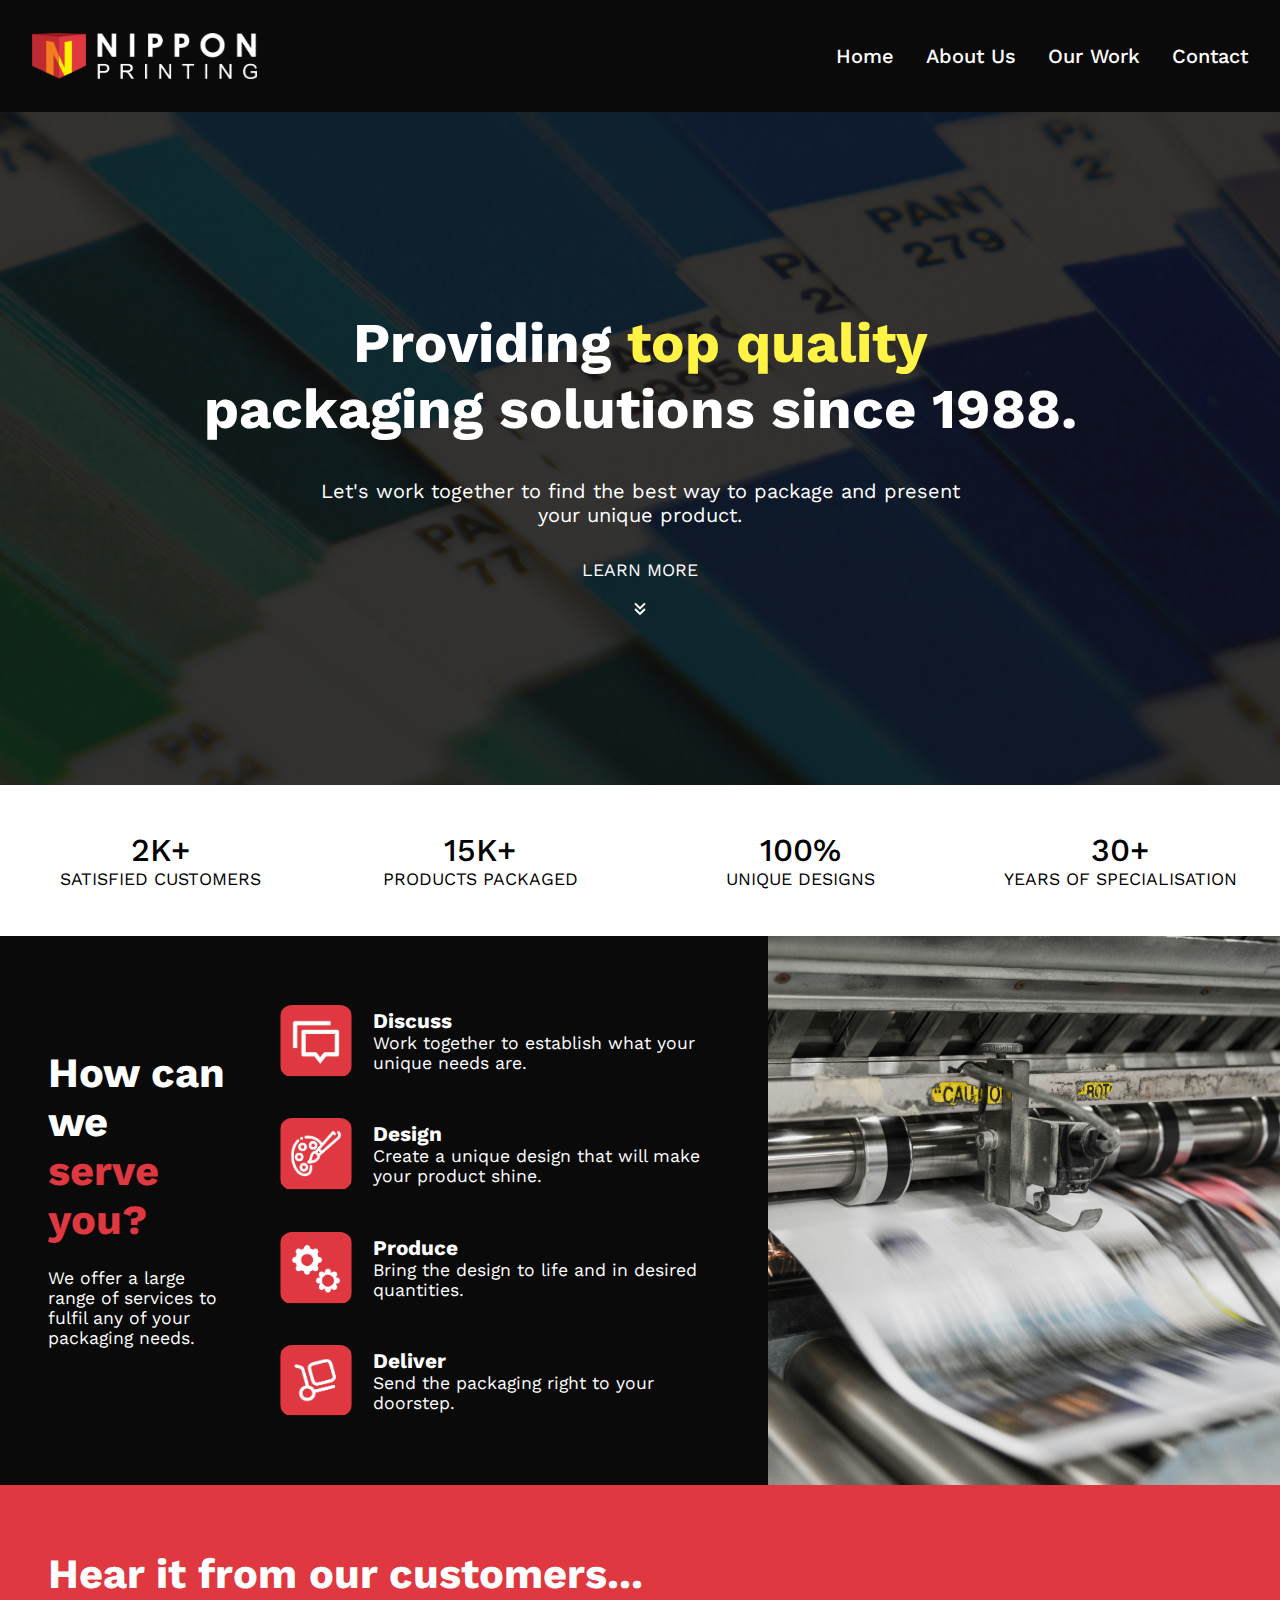
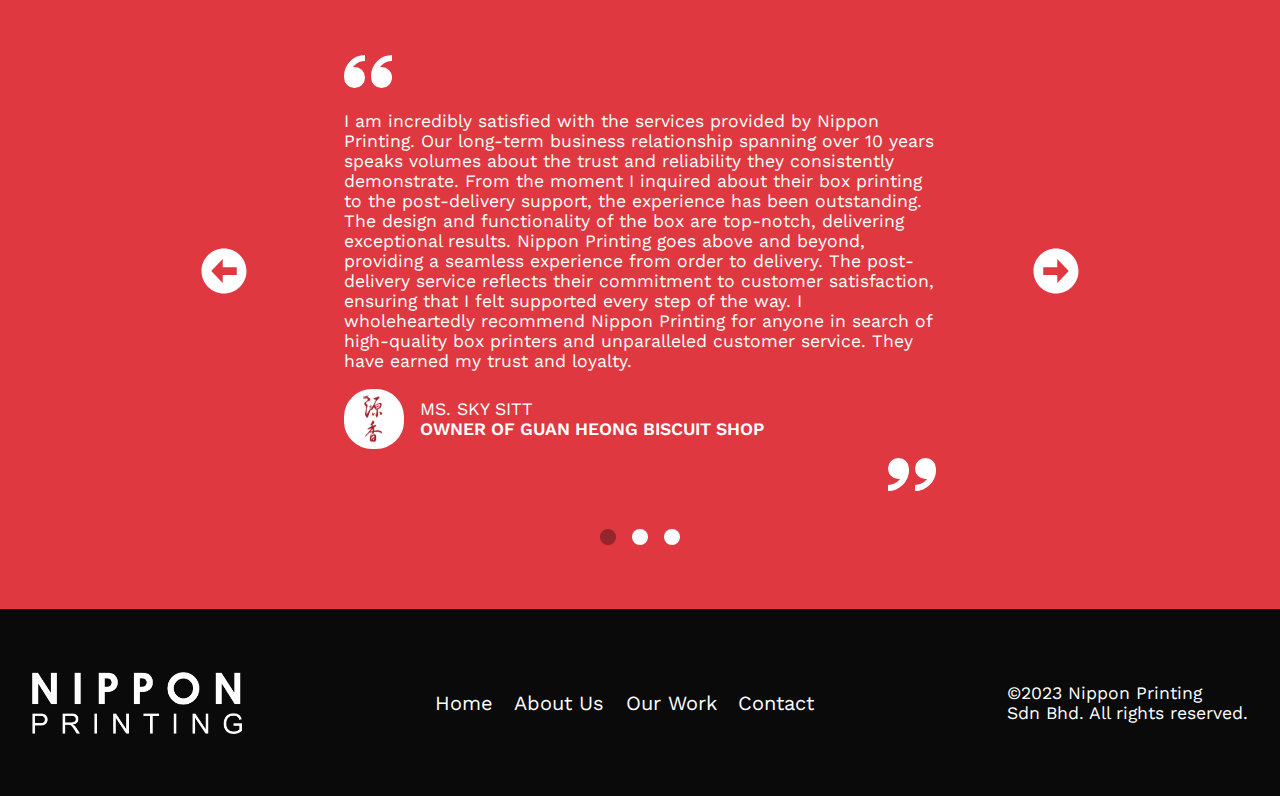
<file: index.html>
<!DOCTYPE html>
<html lang="en">
  <head>
    <meta charset="UTF-8" />
    <meta name="viewport" content="width=device-width, initial-scale=1.0" />
    <title>Nippon Printing</title>
    <link rel="stylesheet" href="styles/styles.css" />
    <link rel="stylesheet" href="styles/home.css" />
    <link rel="preconnect" href="https://fonts.googleapis.com" />
    <link rel="preconnect" href="https://fonts.gstatic.com" crossorigin />
    <link
      href="https://fonts.googleapis.com/css2?family=Work+Sans:wght@100;200;300;400;500;600;700;800;900&display=swap"
      rel="stylesheet"
    />
    <link rel="icon" href="images/nippongraphic.png">
  </head>
  <body>
    <header>
      <img
          class="nav__logo"
          src="images/nipponhorizontalwhite.png"
          alt="Nippon printing logo"
        />
      <nav>
        <input type="checkbox" id="nav__check" hidden>

        <ul class="nav__links">
          <li class="nav__link">
            <a class="nav__url" href="/">Home</a>
          </li>
          <li class="nav__link">
            <a class="nav__url" href="about">About Us</a>
          </li>
          <li class="nav__link">
            <a class="nav__url" href="work">Our Work</a>
          </li>
          <li class="nav__link">
            <a class="nav__url" href="contact">Contact</a>
          </li>
        </ul>

        <label for="nav__check" class="hamburger"">
          <div></div>
          <div></div>
          <div></div>
        </label>
      </nav>
    </header>
    
    <main>
      <div class="hero">
        <div class="hero__content reveal--on--load">
          <h1>
            Providing <span class="accent--yellow">top quality</span> <br />
            packaging solutions since 1988.
          </h1>
          <h2>
            Let's work together to find the best way to package and present <br />
            your unique product.
          </h2>
          <a href="#stats" aria-label="Scroll to next section of the page">
            <button class="hero__button">
              LEARN MORE
            </button>
            <svg
              class="hero__chevron"
              xmlns="http://www.w3.org/2000/svg"
              width="24"
              height="24"
              viewBox="0 0 24 24"
            >
              <path
                d="M7.757 5.636L6.343 7.05L12 12.707l5.657-5.657l-1.414-1.414L12 9.88L7.757 5.636Z"
              />
              <path
                d="m6.343 12.707l1.414-1.414L12 15.536l4.243-4.243l1.414 1.414L12 18.364l-5.657-5.657Z"
              />
            </svg>
          </a>
        </div>
      </div>

      <div id="stats" class="stats">
        <div class="stats__column reveal--on--load">
          <p>
            <span class="accent--enlarge accent--bold">2K+</span><br />
            SATISFIED CUSTOMERS
          </p>
        </div>
        <div class="stats__column reveal--on--load">
          <p>
            <span class="accent--enlarge accent--bold">15K+</span><br />
            PRODUCTS PACKAGED
          </p>
        </div>
        <div class="stats__column reveal--on--load">
          <p>
            <span class="accent--enlarge accent--bold">100%</span><br />
            UNIQUE DESIGNS
          </p>
        </div>
        <div class="stats__column reveal--on--load">
          <p>
            <span class="accent--enlarge accent--bold">30+</span><br />
            YEARS OF SPECIALISATION
          </p>
        </div>
      </div>

      <div class="services">
        <div class="services__content">
          <div class="services__header reveal--on--load">
            <h3>How can we <span class="accent--red">serve you?</span></h3>
            <p>
              We offer a large range of services to fulfil any of your packaging
              needs.
            </p>
          </div>
          <div class="services__subsections reveal--on--load">
            <div class="services__subsection">
              <img
                class="services__icon"
                src="images/discuss.png"
                alt="Discuss icon"
              />
              <div class="services__text">
                <h4>Discuss</h4>
                <p>Work together to establish what your unique needs are.</p>
              </div>
            </div>
            <div class="services__subsection">
              <img
                class="services__icon"
                src="images/design.png"
                alt="Design icon"
              />
              <div class="services__text">
                <h4>Design</h4>
                <p>Create a unique design that will make your product shine.</p>
              </div>
            </div>
            <div class="services__subsection">
              <img
                class="services__icon"
                src="images/produce.png"
                alt="Production icon"
              />
              <div class="services__text">
                <h4>Produce</h4>
                <p>Bring the design to life and in desired quantities.</p>
              </div>
            </div>
            <div class="services__subsection">
              <img
                class="services__icon"
                src="images/deliver.png"
                alt="Delivery icon"
              />
              <div class="services__text">
                <h4>Deliver</h4>
                <p>Send the packaging right to your doorstep.</p>
              </div>
            </div>
          </div>
        </div>
        <div class="services__image"></div>
      </div>

      <div class="testimonials">
        <div class="reveal--on--load">
          <h3 class="testimonials__header">Hear it from our customers...</h3>
          <div class="testimonials__container--outer">
            <svg
              class="arrow arrow--left"
              xmlns="http://www.w3.org/2000/svg"
              width="3rem"
              viewBox="0 0 64 64"
            >
              <path
                fill="white"
                d="M32 2C15.432 2 2 15.432 2 32c0 16.568 13.432 30 30 30s30-13.432 30-30C62 15.432 48.568 2 32 2zm17 35.428H30.307V48L15 32l15.307-16v11.143H49v10.285z"
              />
            </svg>
            <div class="testimonials__container--inner">
              <svg
                class="quotes quotes--open"
                xmlns="http://www.w3.org/2000/svg"
                width="3rem"
                height="3rem"
                viewBox="0 0 16 16"
              >
                <path
                  fill="currentColor"
                  d="M3.516 7a3.5 3.5 0 1 1-3.5 3.5L0 10a7 7 0 0 1 7-7v2a4.97 4.97 0 0 0-3.536 1.464a5.01 5.01 0 0 0-.497.578c.179-.028.362-.043.548-.043zm9 0a3.5 3.5 0 1 1-3.5 3.5L9 10a7 7 0 0 1 7-7v2a4.97 4.97 0 0 0-3.536 1.464a5.01 5.01 0 0 0-.497.578c.179-.028.362-.043.549-.043z"
                />
              </svg>

              <svg
                class="quotes quotes--closed"
                xmlns="http://www.w3.org/2000/svg"
                width="3rem"
                height="3rem"
                viewBox="0 0 16 16"
              >
                <path
                  fill="currentColor"
                  d="M12.5 10A3.5 3.5 0 1 1 16 6.5l.016.5a7 7 0 0 1-7 7v-2a4.97 4.97 0 0 0 3.536-1.464a5.01 5.01 0 0 0 .497-.578a3.547 3.547 0 0 1-.549.043zm-9 0A3.5 3.5 0 1 1 7 6.5l.016.5a7 7 0 0 1-7 7v-2a4.97 4.97 0 0 0 3.536-1.464a5.01 5.01 0 0 0 .497-.578a3.547 3.547 0 0 1-.549.043z"
                />
              </svg>

              <div class="testimonials__content">
                <p class="testimonials__testimonial">
                  I am incredibly satisfied with the services provided by Nippon Printing. Our long-term business relationship spanning over 10 years speaks volumes about the trust and reliability they consistently demonstrate. From the moment I inquired about their box printing to the post-delivery support, the experience has been outstanding. The design and functionality of the box are top-notch, delivering exceptional results. Nippon Printing goes above and beyond, providing a seamless experience from order to delivery. The post-delivery service reflects their commitment to customer satisfaction, ensuring that I felt supported every step of the way. I wholeheartedly recommend Nippon Printing for anyone in search of high-quality box printers and unparalleled customer service. They have earned my trust and loyalty.
                </p>

                <div class="testimonials__person">
                  <div class="testimonials__pfp"></div>

                  <div class="testimonials__name">
                    <p class="testimonials__name--address">MS. SKY SITT</p>
                    <p class="testimonials__name--title">
                      OWNER OF GUAN HEONG BISCUIT SHOP
                    </p>
                  </div>
                </div>
              </div>
            </div>
            <svg
              class="arrow arrow--right"
              xmlns="http://www.w3.org/2000/svg"
              width="3rem"
              viewBox="0 0 64 64"
            >
              <path
                fill="white"
                d="M32 2C15.432 2 2 15.432 2 32c0 16.568 13.432 30 30 30s30-13.432 30-30C62 15.432 48.568 2 32 2zm1.693 46V37.428H15V27.143h18.693V16L49 32L33.693 48z"
              />
            </svg>
          </div>
          <div class="testimonials__circles">
            <div class="testimonials__circle testimonials__circle--1 current"></div>
            <div class="testimonials__circle testimonials__circle--2"></div>
            <div class="testimonials__circle testimonials__circle--3"></div>
          </div>
        </div>
      </div>
    </main> 

    <footer>
      <img
        class="footer__logo"
        src="images/nipponprintingtextwhite.png"
        alt="Nippon printing logo in white"
      />
      <div class="footer__nav">
        <ul class="footer__links">
          <li class="footer__link">
            <a class="footer__url" href="/">Home</a>
          </li>
          <li class="footer__link">
            <a class="footer__url" href="about">About Us</a>
          </li>
          <li class="footer__link">
            <a class="footer__url" href="work">Our Work</a>
          </li>
          <li class="footer__link">
            <a class="footer__url" href="contact">Contact</a>
          </li>
        </ul>
      </div>
      <div class="footer__copyright">
        <p>©2023 Nippon Printing <br />Sdn Bhd. All rights reserved.</p>
      </div>
    </footer>

    <script src="scripts/script.js"></script>
    <script src="scripts/testimonial.js"></script>
  </body>
</html>
</file>
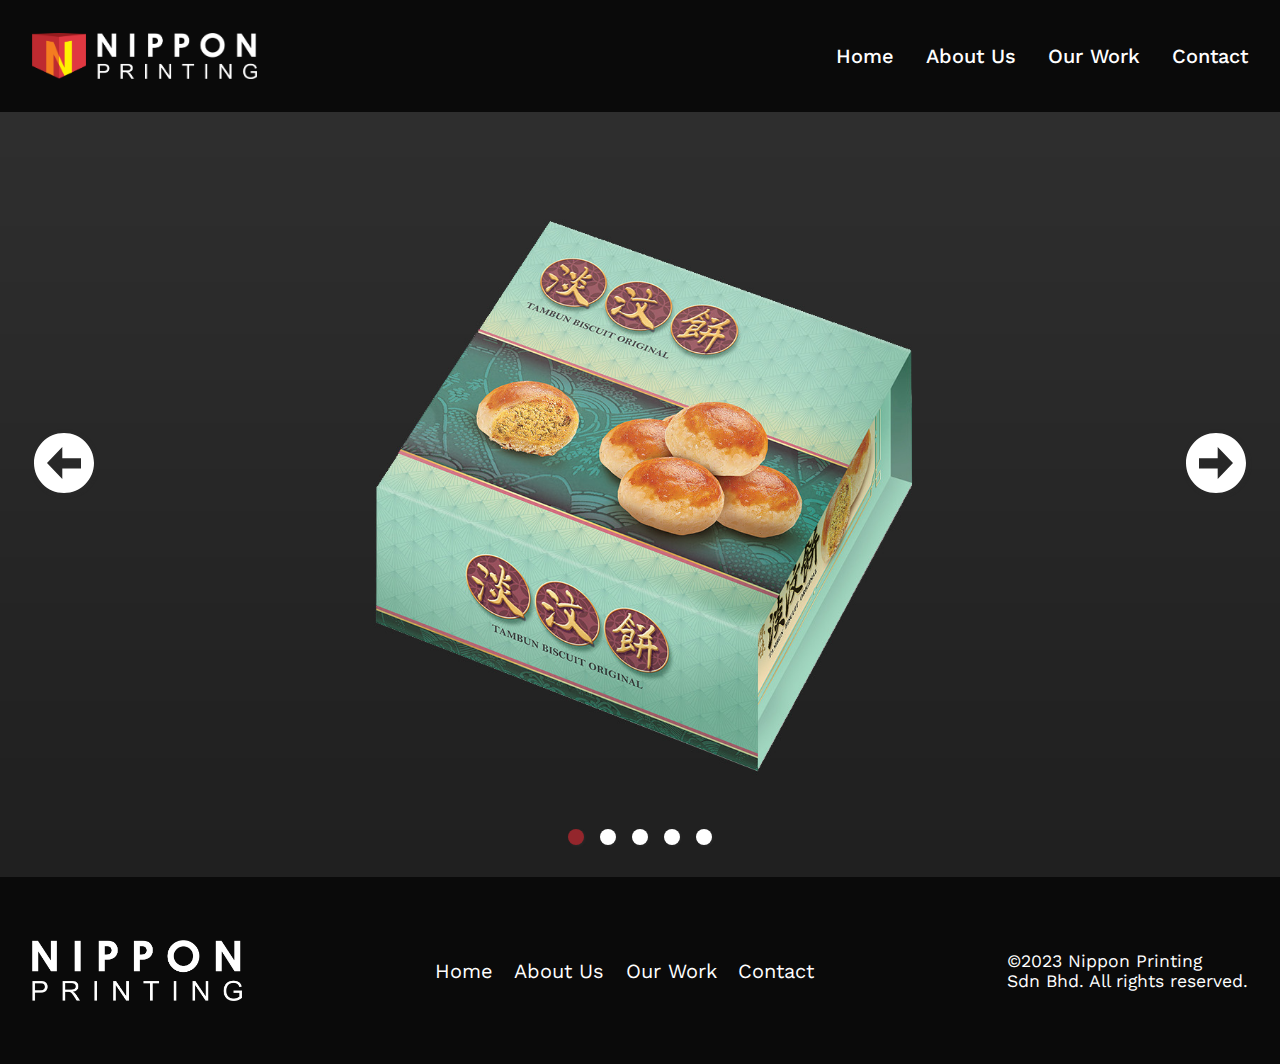
<file: work.html>
<!DOCTYPE html>
<html lang="en">
  <head>
    <meta charset="UTF-8" />
    <meta name="viewport" content="width=device-width, initial-scale=1.0" />
    <title>Nippon Printing</title>
    <link rel="stylesheet" href="styles/styles.css" />
    <link rel="stylesheet" href="styles/work.css" />
    <link rel="preconnect" href="https://fonts.googleapis.com" />
    <link rel="preconnect" href="https://fonts.gstatic.com" crossorigin />
    <link
      href="https://fonts.googleapis.com/css2?family=Work+Sans:wght@100;200;300;400;500;600;700;800;900&display=swap"
      rel="stylesheet"
    />
    <link rel="icon" href="images/nippongraphic.png">
  </head>
  <body>
    <header>
      <img
          class="nav__logo"
          src="images/nipponhorizontalwhite.png"
          alt="Nippon printing logo"
        />
      <nav>
        <input type="checkbox" id="nav__check" hidden>

        <ul class="nav__links">
          <li class="nav__link">
            <a class="nav__url" href="/">Home</a>
          </li>
          <li class="nav__link">
            <a class="nav__url" href="about">About Us</a>
          </li>
          <li class="nav__link">
            <a class="nav__url" href="work">Our Work</a>
          </li>
          <li class="nav__link">
            <a class="nav__url" href="contact">Contact</a>
          </li>
        </ul>

        <label for="nav__check" class="hamburger"">
          <div></div>
          <div></div>
          <div></div>
        </label>
      </nav>
    </header>
  
    <main>
      <div class="work">
        <div class="work__arrows">
          <svg
              class="arrow arrow--left"
              xmlns="http://www.w3.org/2000/svg"
              viewBox="0 0 64 64"
            >
            <path
              fill="white"
              d="M32 2C15.432 2 2 15.432 2 32c0 16.568 13.432 30 30 30s30-13.432 30-30C62 15.432 48.568 2 32 2zm17 35.428H30.307V48L15 32l15.307-16v11.143H49v10.285z"
            />
          </svg>

          <svg
              class="arrow arrow--right"
              xmlns="http://www.w3.org/2000/svg"
              viewBox="0 0 64 64"
            >
            <path
              fill="white"
              d="M32 2C15.432 2 2 15.432 2 32c0 16.568 13.432 30 30 30s30-13.432 30-30C62 15.432 48.568 2 32 2zm1.693 46V37.428H15V27.143h18.693V16L49 32L33.693 48z"
            />
          </svg>
        </div>
        <div class="work__circles">
          <div class="work__circle work__circle--1 current"></div>
          <div class="work__circle work__circle--2"></div>
          <div class="work__circle work__circle--3"></div>
          <div class="work__circle work__circle--4"></div>
          <div class="work__circle work__circle--5"></div>
        </div>
      </div>
    </main>
    
    <footer>
      <img
        class="footer__logo"
        src="images/nipponprintingtextwhite.png"
        alt="Nippon printing logo in white"
      />
      <div class="footer__nav">
        <ul class="footer__links">
          <li class="footer__link">
            <a class="footer__url" href="/">Home</a>
          </li>
          <li class="footer__link">
            <a class="footer__url" href="about">About Us</a>
          </li>
          <li class="footer__link">
            <a class="footer__url" href="work">Our Work</a>
          </li>
          <li class="footer__link">
            <a class="footer__url" href="contact">Contact</a>
          </li>
        </ul>
      </div>
      <div class="footer__copyright">
        <p>©2023 Nippon Printing <br />Sdn Bhd. All rights reserved.</p>
      </div>
    </footer>
    <script src="scripts/script.js"></script>
    <script src="scripts/work.js"></script>
  </body>
</html>
</file>
<file: styles/styles.css>
.resize-animation-stopper * {
  animation: none !important;
  transition: none !important;
}

.reveal--on--load {
  opacity: 0;
  transition: all 1s ease;
}

.reveal--on--load.reveal--on--load--active {
  opacity: 1;
}

body {
  display: flex;
  flex-direction: column;
  min-height: 100vh;

  font-family: "Work Sans", sans-serif;
  margin: 0;
  padding: 0;
}

main {
  flex-grow: 1;
  display: flex;
  flex-direction: column;
}

a {
  text-decoration: none;
}

header {
  display: flex;
  background-color: #0a0a0a;
  padding: 1.5rem 2rem;
  justify-content: space-between;
  font-weight: 500;
  align-items: center;
  flex: 0 1 auto;
}

.nav__logo {
  width: 225px;
  align-self: center;
}

.nav__links {
  display: flex;
  gap: 2rem;
  padding: 0;
  list-style-type: none;
  font-size: 1.25rem;
}

.nav__url {
  color: #fff;
  text-decoration: none;
  background-image: linear-gradient(#e03841 0 0);
}

.nav__url,
.footer__url {
  padding-bottom: 0.3rem;
  background-image: linear-gradient(#e03841 0 0);
  background-position: 0 100%;
  background-size: 0% 0.2rem;
  background-repeat: no-repeat;
  transition: background-size 0.3s, background-position 0s 0.3s;
}

.nav__url:hover,
.footer__url:hover {
  background-position: 100% 100%;
  background-size: 100% 0.2rem;
}

.hamburger {
  cursor: pointer;
  display: none;
}

.hamburger div {
  width: 30px;
  height: 3px;
  margin: 5px 0;
  background: #fff;
}

h1 {
  font-size: 3.5rem;
}

.accent--red {
  color: #e03841;
}

.accent--yellow {
  color: #fff346;
}

h2 {
  font-weight: 400;
  font-size: 1.25rem;
}

h3 {
  font-size: 2.6rem;
  margin: 0;
}

h4 {
  font-size: 1.3rem;
}

p {
  font-size: 1.1rem;
}

.accent--enlarge {
  font-size: 2rem;
}

.accent--bold {
  font-weight: 500;
}

footer {
  background-color: #0a0a0a;
  color: #fff;
  display: flex;
  align-items: center;
  justify-content: space-between;
  padding: 3.5rem 2rem;
}

.footer__logo {
  width: 210px;
}

.footer__links {
  display: flex;
  gap: 1.35rem;
  list-style-type: none;
  font-size: 1.25rem;
  padding: 0;
}

.footer__url {
  color: #fff;
  text-decoration: none;
}

@media (max-width: 950px) {
  .footer__links {
    flex-direction: column;
  }
}

@media (max-width: 740px) {
  .hamburger {
    display: block;
  }

  .nav__links {
    z-index: 1000;
    display: none;
    position: absolute;
    right: 2rem;
    top: 4rem;
    flex-direction: column;
    background: #1e1e1e;
    padding: 2rem;
    border-radius: 0.75rem;
    filter: drop-shadow(0.5px 0.5px 1px #ffffff);
  }

  #nav__check:checked ~ .nav__links {
    display: flex;
  }

  .nav__url {
    color: #ffffff;
  }

  h1 {
    font-size: 2.9rem;
  }

  h2 {
    font-size: 1.1rem;
  }
}

@media (max-width: 665px) {
  footer {
    flex-direction: column;
  }

  .footer__links {
    flex-direction: row;
    flex-wrap: wrap;
    justify-content: center;
  }
}
</file>
<file: styles/home.css>
.hero {
  margin: 0;
  text-align: center;
  padding: 10rem 5rem;
  background-image: url("../images/heroimage.png");
  background-position: center;
  background-repeat: no-repeat;
  color: white;
  display: flex;
  flex-direction: column;
  justify-content: center;
}

.hero__button {
  border: none;
  background: none;
  display: block;
  margin-right: auto;
  margin-left: auto;
  margin-top: 2rem;
  font-size: 1.1rem;
  color: #fff;
  font-family: "Work Sans", sans-serif;
}

.hero__button:hover {
  cursor: pointer;
}

.hero__chevron {
  margin-top: 1rem;
  fill: #fff;

  /* updown animation */
  animation-name: infiniteupdown;
  animation-duration: 3s;
  animation-iteration-count: infinite;
  animation-timing-function: ease;
  transition: all 0.3s;
}

@keyframes infiniteupdown {
  0% {
    transform: translateY(0rem);
  }
  50% {
    transform: translateY(1rem);
  }

  100% {
    transform: translateY(0rem);
  }
}

.stats {
  display: flex;
  background-color: #ffffff;
  margin-top: 0;
}

.stats__column {
  width: 25%;
  text-align: center;
  padding: 1.8rem;
}

.services__content {
  display: flex;
  flex-direction: row;
  justify-content: center;
  align-items: center;
  width: 60%;
  background-color: #0a0a0a;
}

.services__icon {
  width: 4.5rem;
  border-radius: 0.75rem;
  margin: 1.3rem;
}

.services__header {
  margin: 3rem;
  margin-right: 2rem;
  width: 15rem;
  height: 100%;
  /* border: 1px solid red; */
  display: flex;
  flex-direction: column;
  justify-content: center;
}

.services__header > p {
  margin: 1.5rem 0;
}

.services__subsections {
  height: 100%;
  display: flex;
  flex-direction: column;
  justify-content: center;
  margin: 3rem;
  margin-left: 0;
}

.services__subsection {
  display: flex;
  flex-direction: row;
  align-items: center;
}

.services__text > p,
.services__text > h4 {
  margin: 0;
}

.services__text {
  flex-grow: 1;
}

.services {
  display: flex;
  color: #fff;
}

.services__image {
  background-image: url("../images/servicesimage.jpg");
  background-position: center;
  background-repeat: no-repeat;
  background-size: cover;
  width: 40%;
}

.testimonials {
  margin: 0;
  background-color: #e03841;
  color: #fff;
  padding: 4rem 3rem;
}

.testimonials__header {
  margin-bottom: 3rem;
}

.testimonials__container--inner {
  display: flex;
  flex-direction: column;
  width: 50%;
}

.testimonials__container--outer {
  display: flex;
  flex-direction: row;
  justify-content: center;
  gap: 6rem;
}

.arrow {
  align-self: center;
  transition: all 0.5s ease;
}

.arrow:hover,
.testimonials__circle:hover {
  transform: scale(1.2);
  cursor: pointer;
}

.quotes {
  display: block;
}

.quotes--open {
  order: 1;
}

.testimonials__content {
  order: 2;
}

.quotes--closed {
  margin-left: auto;
  order: 3;
}

.testimonials__pfp {
  min-width: 3.5rem;
  min-height: 3.5rem;
  border-radius: 1.75rem;
  background-image: url("../images/portrait1.jpg");
  background-position: center;
  background-repeat: no-repeat;
  background-size: cover;
  border: 2px solid #fff;
  user-select: none;
}

.testimonials__person {
  display: flex;
  gap: 1rem;
  align-items: center;
}

.testimonials__name--address,
.testimonials__name--title {
  margin: 0;
  user-select: none;
}

.testimonials__name--title {
  font-weight: 600;
}

.testimonials__testimonial {
  user-select: none;
}

.testimonials__circles {
  display: flex;
  padding: 2rem;
  padding-bottom: 0;
  justify-content: center;
  gap: 1rem;
}

.testimonials__circle.current {
  background-color: #94262c;
}

.testimonials__circle {
  min-width: 1rem;
  min-height: 1rem;
  border-radius: 0.5rem;
  background: white;
  transition: all 0.3s ease;
}

@media (max-width: 850px) {
  .services {
    flex-direction: column;
  }

  .services__content {
    width: 100%;
    flex-direction: column;
  }

  .services__header {
    width: auto;
    margin: 3rem 2rem;
    margin-bottom: 0;
  }

  .services__image {
    width: 100%;
    height: 50vh;
  }

  .services__subsections {
    margin: 3rem 2rem;
    margin-top: 0;
  }

  .services__icon {
    margin-left: 0;
  }

  .testimonials__container--inner {
    width: 90%;
  }

  .testimonials__container--outer {
    gap: 1rem;
  }

  .testimonials {
    padding: 5rem 2rem;
  }
}

@media (max-width: 740px) {
  .testimonials > .reveal--on--load > h3 {
    text-align: center;
  }
}

@media (max-width: 665px) {
  .stats {
    flex-direction: column;
  }

  .stats__column {
    width: auto;
  }

  .hero {
    padding: 5rem 2rem;
  }

  .quotes--closed {
    margin-top: 0.6rem;
  }
}
</file>
<file: styles/work.css>
.work {
  flex-grow: 1;
  min-height: 85vh;
  background-image: url("../images/work1.jpg");
  background-position: center;
  background-repeat: no-repeat;
  background-size: cover;
}

.work__arrows {
  min-height: 42.5vh;
  display: flex;
  justify-content: space-between;
  align-items: end;
}

.arrow {
  transition: all 0.5s ease;
  width: 4rem;
  margin: 0 2rem;
  filter: drop-shadow(1px 1px 2px #292929);
}

.arrow:hover,
.work__circle:hover {
  transform: scale(1.2);
  cursor: pointer;
}

.work__circles {
  min-height: 42.5vh;
  display: flex;
  justify-content: center;
  align-items: end;
  gap: 1rem;
}

.work__circle.current {
  background-color: #94262c;
}

.work__circle {
  margin-bottom: 2rem;
  min-width: 1rem;
  min-height: 1rem;
  border-radius: 0.5rem;
  background: white;
  transition: all 0.3s ease;
  filter: drop-shadow(1px 1px 1px #292929);
}

@media (max-width: 1100px) {
  .arrow {
    width: 3.5rem;
  }
}

@media (max-width: 665px) {
  .arrow {
    width: 3rem;
    margin: 0 1rem;
  }
}
</file>
